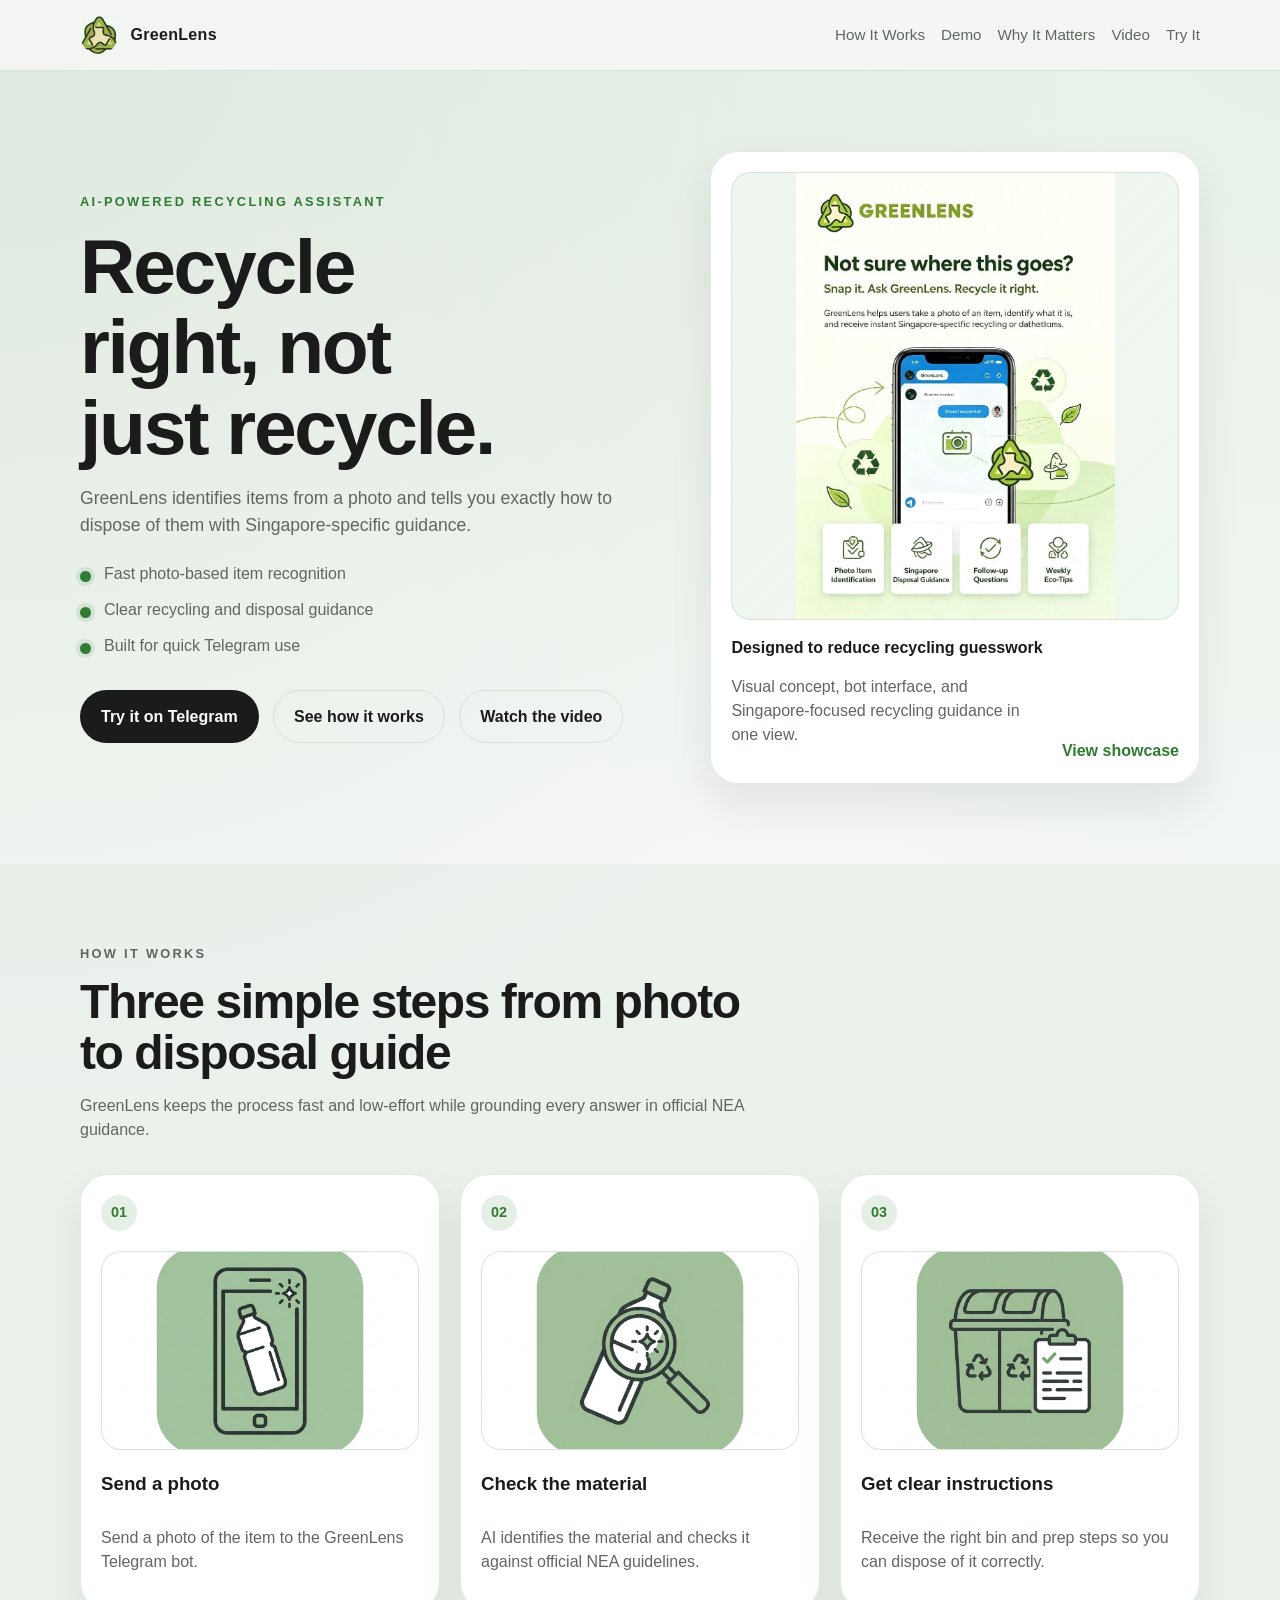
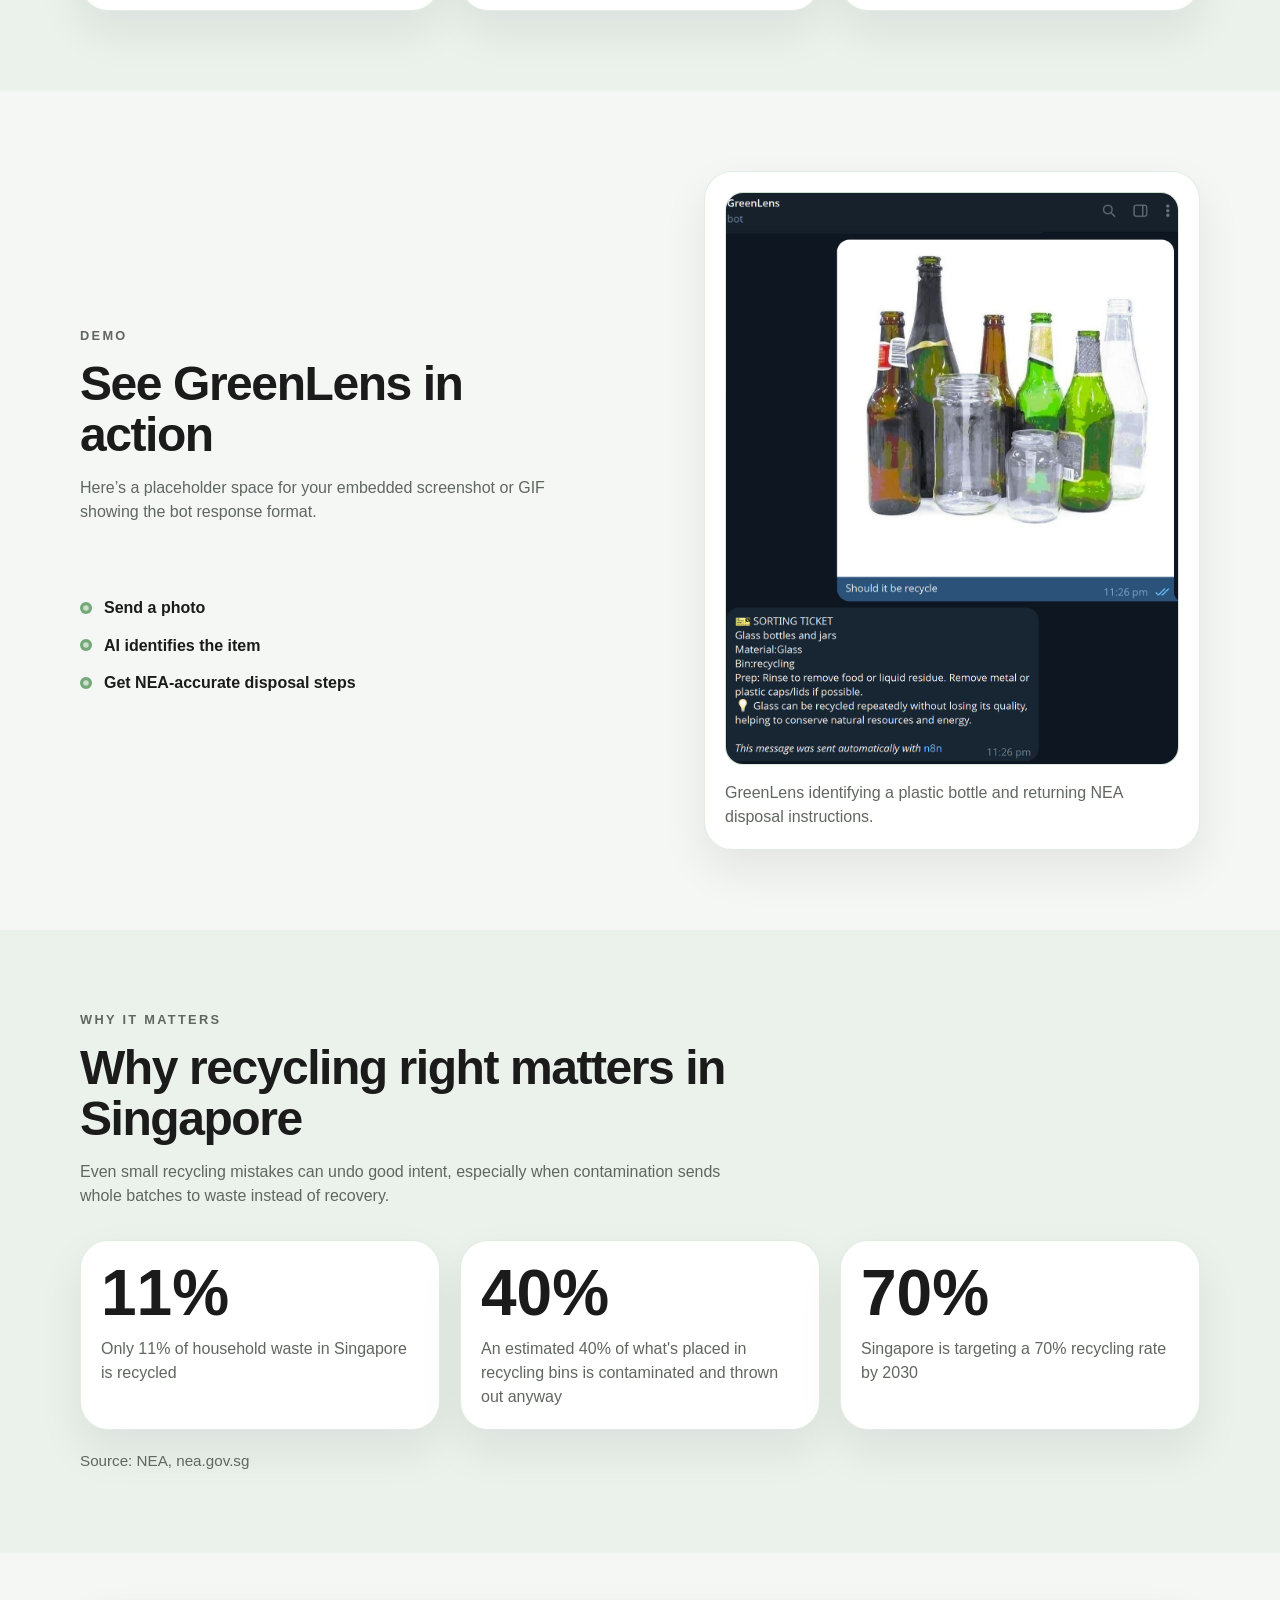
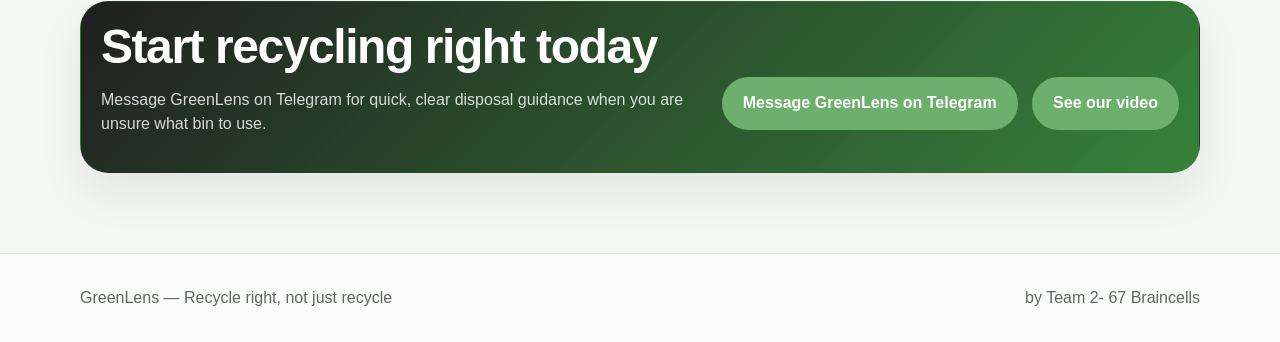
<file: index.html>
<!doctype html>
<html lang="en">
<head>
  <meta charset="utf-8">
  <meta name="viewport" content="width=device-width, initial-scale=1">
  <title>GreenLens</title>
  <link rel="stylesheet" href="style.css">
  <script defer src="app.js"></script>
</head>
<body>
  <header class="site-header">
    <div class="container header-bar">
      <a class="brand" href="#hero" aria-label="GreenLens home">
        <img class="brand-mark" src="assets/logo.png" alt="GreenLens logo">
        <span class="brand-text">GreenLens</span>
      </a>

      <button class="nav-toggle" type="button" aria-expanded="false" aria-controls="primary-navigation" aria-label="Open navigation menu">
        <span class="nav-toggle-line" aria-hidden="true"></span>
        <span class="nav-toggle-line" aria-hidden="true"></span>
        <span class="nav-toggle-line" aria-hidden="true"></span>
      </button>

      <nav class="site-nav" id="primary-navigation" aria-label="Primary">
        <a href="#how-it-works">How It Works</a>
        <a href="#demo">Demo</a>
        <a href="#why-it-matters">Why It Matters</a>
        <a href="video.html">Video</a>
        <a href="#cta">Try It</a>
      </nav>
    </div>
  </header>

  <main>
    <section class="hero section" id="hero">
      <div class="container hero-grid">
        <div class="hero-copy">
          <p class="eyebrow">AI-powered recycling assistant</p>
          <h1>Recycle right, not just recycle.</h1>
          <p class="lead">GreenLens identifies items from a photo and tells you exactly how to dispose of them with Singapore-specific guidance.</p>

          <ul class="hero-points" aria-label="GreenLens benefits">
            <li>Fast photo-based item recognition</li>
            <li>Clear recycling and disposal guidance</li>
            <li>Built for quick Telegram use</li>
          </ul>

          <div class="hero-actions">
            <a class="button button-primary" href="#cta">Try it on Telegram</a>
            <a class="button button-secondary" href="#how-it-works">See how it works</a>
            <a class="button button-secondary" href="video.html">Watch the video</a>
          </div>
        </div>

        <div class="hero-panel placeholder-panel">
          <img class="poster-image" src="assets/poster.png" alt="GreenLens poster showing the app concept and recycling features">
          <div class="hero-panel-footer">
            <div>
              <p class="panel-title">Designed to reduce recycling guesswork</p>
              <p class="placeholder-caption">Visual concept, bot interface, and Singapore-focused recycling guidance in one view.</p>
            </div>
            <a class="panel-link" href="video.html">View showcase</a>
          </div>
        </div>
      </div>
    </section>

    <section class="section section-alt" id="how-it-works">
      <div class="container">
        <div class="section-heading">
          <p class="eyebrow">How it works</p>
          <h2>Three simple steps from photo to disposal guide</h2>
          <p>GreenLens keeps the process fast and low-effort while grounding every answer in official NEA guidance.</p>
        </div>

        <div class="step-grid">
          <article class="card step-card">
            <span class="step-number">01</span>
            <img class="step-image" src="assets/step-01.png" alt="Photo of an item ready to be sent to GreenLens">
            <h3>Send a photo</h3>
            <p>Send a photo of the item to the GreenLens Telegram bot.</p>
          </article>

          <article class="card step-card">
            <span class="step-number">02</span>
            <img class="step-image" src="assets/step-02.png" alt="GreenLens checking the material of the item">
            <h3>Check the material</h3>
            <p>AI identifies the material and checks it against official NEA guidelines.</p>
          </article>

          <article class="card step-card">
            <span class="step-number">03</span>
            <img class="step-image" src="assets/step-03.png" alt="GreenLens showing the correct disposal instructions">
            <h3>Get clear instructions</h3>
            <p>Receive the right bin and prep steps so you can dispose of it correctly.</p>
          </article>
        </div>
      </div>
    </section>

    <section class="section" id="demo">
      <div class="container demo-grid">
        <div class="demo-copy">
          <div class="section-heading">
            <p class="eyebrow">Demo</p>
            <h2>See GreenLens in action</h2>
            <p>Here’s a placeholder space for your embedded screenshot or GIF showing the bot response format.</p>
          </div>

          <ul class="demo-bullets" aria-label="Demo highlights">
            <li>Send a photo</li>
            <li>AI identifies the item</li>
            <li>Get NEA-accurate disposal steps</li>
          </ul>
        </div>

        <div class="card demo-frame phone-mockup">
          <div class="phone-screen">
            <img class="demo-image" src="assets/demo-screenshot.png" alt="GreenLens Telegram bot identifying an item and returning disposal instructions">
          </div>
          <p class="caption">GreenLens identifying a plastic bottle and returning NEA disposal instructions.</p>
        </div>
      </div>
    </section>

    <section class="section section-alt" id="why-it-matters">
      <div class="container">
        <div class="section-heading">
          <p class="eyebrow">Why it matters</p>
          <h2>Why recycling right matters in Singapore</h2>
          <p>Even small recycling mistakes can undo good intent, especially when contamination sends whole batches to waste instead of recovery.</p>
        </div>

        <div class="stats-grid">
          <article class="card stat-card">
            <p class="stat-value">11%</p>
            <p class="stat-label">Only 11% of household waste in Singapore is recycled</p>
          </article>

          <article class="card stat-card">
            <p class="stat-value">40%</p>
            <p class="stat-label">An estimated 40% of what's placed in recycling bins is contaminated and thrown out anyway</p>
          </article>

          <article class="card stat-card">
            <p class="stat-value">70%</p>
            <p class="stat-label">Singapore is targeting a 70% recycling rate by 2030</p>
          </article>
        </div>

        <p class="source-line">Source: NEA, nea.gov.sg</p>
      </div>
    </section>

    <section class="section cta-section" id="cta">
      <div class="container cta-card card">
        <div>
          <h2>Start recycling right today</h2>
          <p>Message GreenLens on Telegram for quick, clear disposal guidance when you are unsure what bin to use.</p>
        </div>

        <div class="cta-actions">
          <a class="button button-primary" href="https://t.me/GreenLensBot" target="_blank" rel="noopener noreferrer">Message GreenLens on Telegram</a>
          <a class="button button-primary" href="video.html">See our video</a>
        </div>
      </div>
    </section>
  </main>

  <footer class="site-footer">
    <div class="container footer-bar">
      <p>GreenLens — Recycle right, not just recycle</p>
      <p>by Team 2- 67 Braincells</p>
    </div>
  </footer>
</body>
</html>
</file>
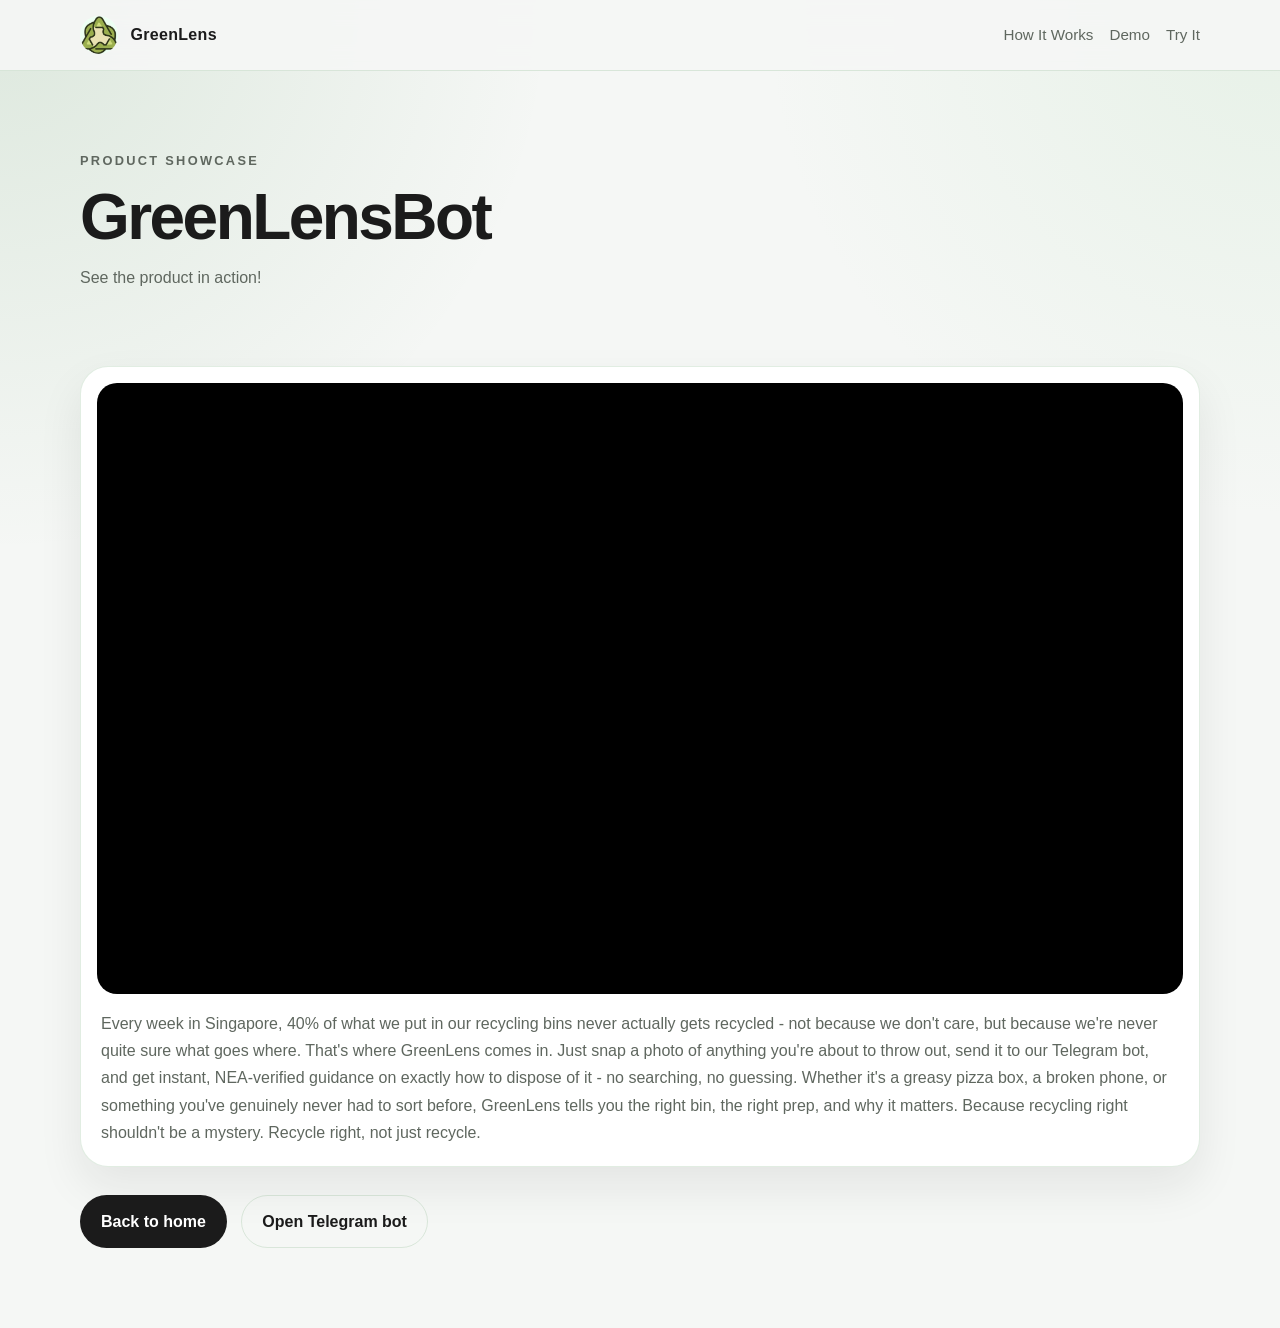
<file: video.html>
<!doctype html>
<html lang="en">
<head>
  <meta charset="utf-8">
  <meta name="viewport" content="width=device-width, initial-scale=1">
  <title>GreenLensBot</title>
  <link rel="stylesheet" href="style.css">
  <script defer src="app.js"></script>
</head>
<body>
  <header class="site-header">
    <div class="container header-bar">
      <a class="brand" href="index.html" aria-label="GreenLens home">
        <img class="brand-mark" src="assets/logo.png" alt="GreenLens logo">
        <span class="brand-text">GreenLens</span>
      </a>

      <nav class="site-nav" aria-label="Primary">
        <a href="index.html#how-it-works">How It Works</a>
        <a href="index.html#demo">Demo</a>
        <a href="index.html#cta">Try It</a>
      </nav>
    </div>
  </header>

  <main>
    <section class="section video-section">
      <div class="container video-layout">
        <div class="section-heading video-heading">
          <p class="eyebrow">Product showcase</p>
          <h1>GreenLensBot</h1>
          <p>See the product in action!</p>
        </div>

        <div class="card video-card">
          <iframe class="video-player" src="https://www.youtube-nocookie.com/embed/pZVDysHLbOU" title="GreenLensBot video" allow="accelerometer; autoplay; clipboard-write; encrypted-media; gyroscope; picture-in-picture; web-share" allowfullscreen></iframe>
          <div class="video-description">
            <p>Every week in Singapore, 40% of what we put in our recycling bins never actually gets recycled - not because we don't care, but because we're never quite sure what goes where. That's where GreenLens comes in. Just snap a photo of anything you're about to throw out, send it to our Telegram bot, and get instant, NEA-verified guidance on exactly how to dispose of it - no searching, no guessing. Whether it's a greasy pizza box, a broken phone, or something you've genuinely never had to sort before, GreenLens tells you the right bin, the right prep, and why it matters. Because recycling right shouldn't be a mystery. Recycle right, not just recycle.</p>
          </div>
        </div>

        <div class="video-actions">
          <a class="button button-primary" href="index.html">Back to home</a>
          <a class="button button-secondary" href="https://t.me/GreenLensBot" target="_blank" rel="noopener noreferrer">Open Telegram bot</a>
        </div>
      </div>
    </section>
  </main>
</body>
</html>
</file>
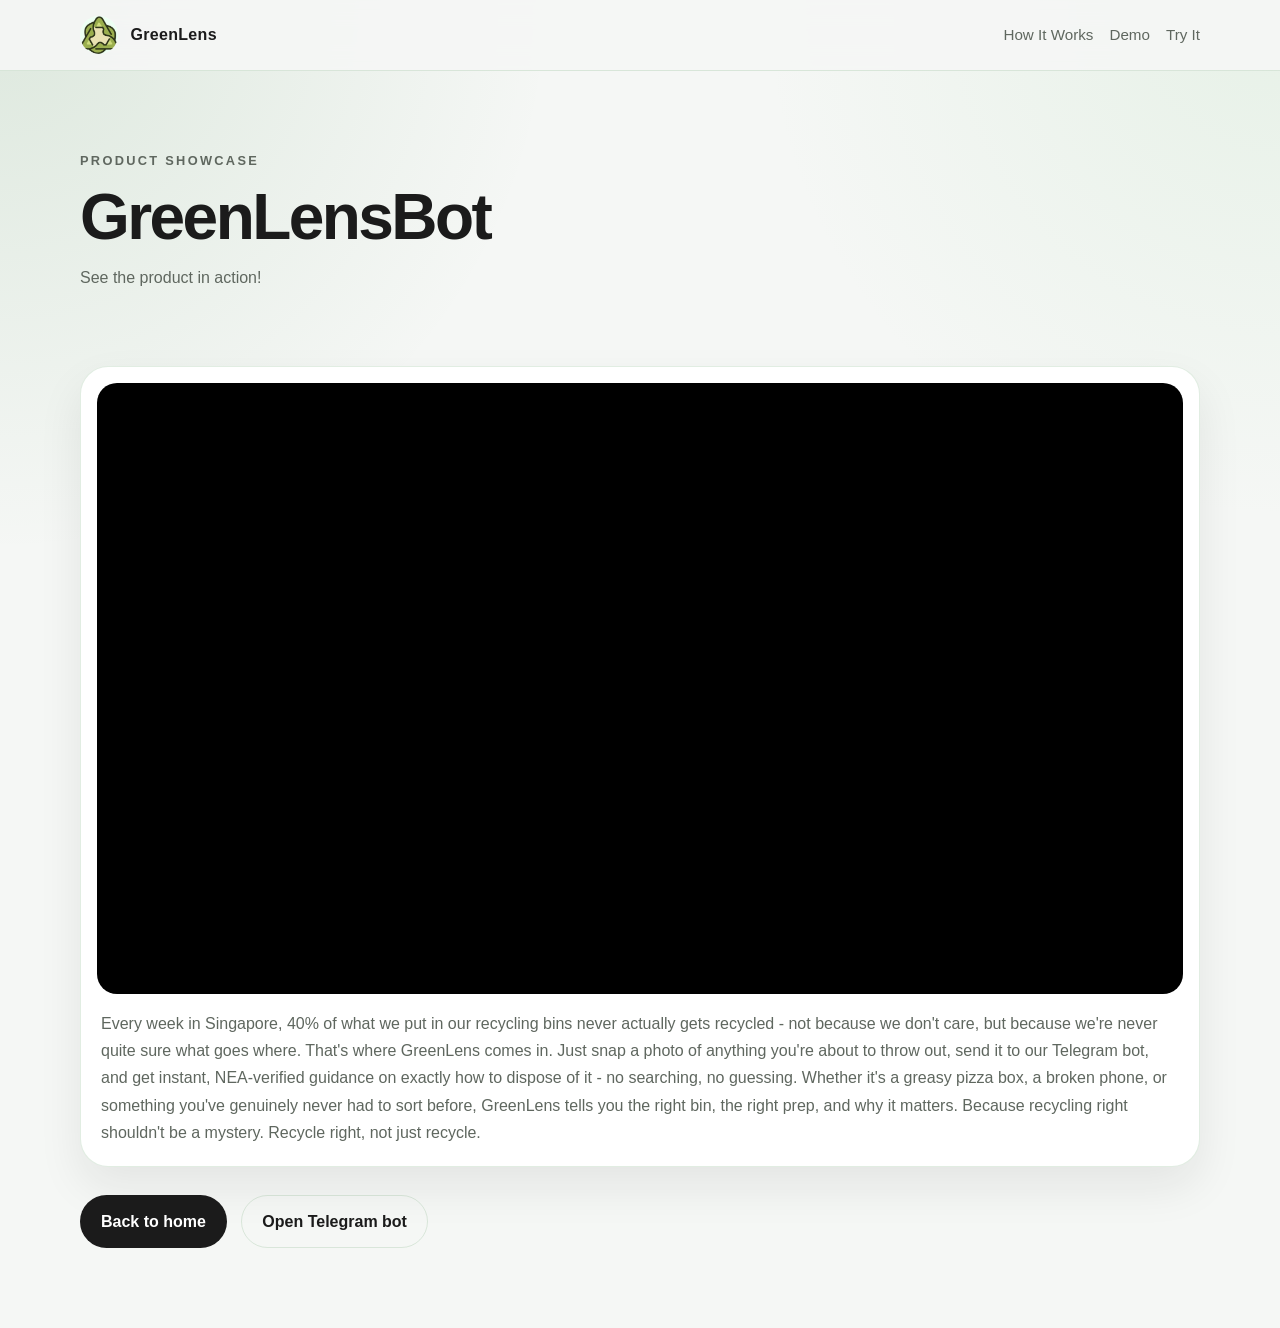
<file: Website/video.html>
<!doctype html>
<html lang="en">
<head>
  <meta charset="utf-8">
  <meta name="viewport" content="width=device-width, initial-scale=1">
  <title>GreenLensBot</title>
  <link rel="stylesheet" href="style.css">
  <script defer src="app.js"></script>
</head>
<body>
  <header class="site-header">
    <div class="container header-bar">
      <a class="brand" href="index.html" aria-label="GreenLens home">
        <img class="brand-mark" src="assets/logo.png" alt="GreenLens logo">
        <span class="brand-text">GreenLens</span>
      </a>

      <nav class="site-nav" aria-label="Primary">
        <a href="index.html#how-it-works">How It Works</a>
        <a href="index.html#demo">Demo</a>
        <a href="index.html#cta">Try It</a>
      </nav>
    </div>
  </header>

  <main>
    <section class="section video-section">
      <div class="container video-layout">
        <div class="section-heading video-heading">
          <p class="eyebrow">Product showcase</p>
          <h1>GreenLensBot</h1>
          <p>See the product in action!</p>
        </div>

        <div class="card video-card">
          <iframe class="video-player" src="https://www.youtube.com/embed/pZVDysHLbOU" title="GreenLensBot video" allow="accelerometer; autoplay; clipboard-write; encrypted-media; gyroscope; picture-in-picture; web-share" allowfullscreen></iframe>
          <div class="video-description">
            <p>Every week in Singapore, 40% of what we put in our recycling bins never actually gets recycled - not because we don't care, but because we're never quite sure what goes where. That's where GreenLens comes in. Just snap a photo of anything you're about to throw out, send it to our Telegram bot, and get instant, NEA-verified guidance on exactly how to dispose of it - no searching, no guessing. Whether it's a greasy pizza box, a broken phone, or something you've genuinely never had to sort before, GreenLens tells you the right bin, the right prep, and why it matters. Because recycling right shouldn't be a mystery. Recycle right, not just recycle.</p>
          </div>
        </div>

        <div class="video-actions">
          <a class="button button-primary" href="index.html">Back to home</a>
          <a class="button button-secondary" href="https://t.me/GreenLensBot" target="_blank" rel="noopener noreferrer">Open Telegram bot</a>
        </div>
      </div>
    </section>
  </main>
</body>
</html>
</file>
<file: style.css>
:root {
  --bg: #f5f7f5;
  --bg-alt: #e8f0e8;
  --surface: #ffffff;
  --surface-muted: #eef4ee;
  --text: #1b1b1b;
  --text-muted: #5f675f;
  --border: rgba(46, 125, 50, 0.14);
  --brand-dark: #1b1b1b;
  --brand: #2e7d32;
  --brand-soft: #a5d6a7;
  --accent: #6daf6c;
  --shadow: 0 20px 45px rgba(27, 27, 27, 0.08);
  --radius-lg: 28px;
  --radius-md: 20px;
  --radius-sm: 14px;
  --container: 1120px;
}

* {
  box-sizing: border-box;
}

html {
  scroll-behavior: smooth;
}

body {
  margin: 0;
  font-family: Arial, Helvetica, sans-serif;
  background:
    radial-gradient(circle at top left, rgba(46, 125, 50, 0.12), transparent 30%),
    radial-gradient(circle at top right, rgba(165, 214, 167, 0.18), transparent 28%),
    var(--bg);
  color: var(--text);
  line-height: 1.5;
}

a {
  color: inherit;
  text-decoration: none;
}

img {
  max-width: 100%;
  display: block;
}

.container {
  width: min(calc(100% - 2rem), var(--container));
  margin: 0 auto;
}

.section {
  padding: 5rem 0;
}

.section-alt {
  background: rgba(221, 233, 222, 0.4);
}

.site-header {
  position: sticky;
  top: 0;
  z-index: 10;
  backdrop-filter: blur(12px);
  background: rgba(245, 247, 245, 0.9);
  border-bottom: 1px solid var(--border);
}

.site-header.is-scrolled {
  background: rgba(245, 247, 245, 0.98);
  box-shadow: 0 14px 30px rgba(27, 27, 27, 0.08);
}

.header-bar,
.footer-bar {
  display: flex;
  align-items: center;
  justify-content: space-between;
  gap: 1rem;
  padding: 1rem 0;
}

.brand {
  display: inline-flex;
  align-items: center;
  gap: 0.75rem;
  font-weight: 700;
  letter-spacing: 0.02em;
}

.brand-mark {
  width: 2.4rem;
  height: 2.4rem;
  border-radius: 50%;
  object-fit: cover;
  background: linear-gradient(135deg, var(--brand), var(--brand-soft));
  box-shadow: inset 0 0 0 0.35rem rgba(255, 255, 255, 0.25);
}

.site-nav {
  display: flex;
  flex-wrap: wrap;
  justify-content: flex-end;
  gap: 1rem;
  color: var(--text-muted);
  font-size: 0.95rem;
}

.site-nav a.active {
  color: var(--brand-dark);
  font-weight: 700;
}

.nav-toggle {
  display: none;
  align-items: center;
  justify-content: center;
  position: relative;
  width: 3rem;
  height: 3rem;
  padding: 0;
  border: 1px solid var(--border);
  border-radius: 999px;
  background: rgba(255, 255, 255, 0.7);
  color: var(--text);
  box-shadow: 0 10px 22px rgba(27, 27, 27, 0.06);
}

.nav-toggle-line {
  position: absolute;
  width: 1rem;
  height: 2px;
  border-radius: 999px;
  background: currentColor;
}

.nav-toggle-line:nth-child(1) {
  transform: translateY(-0.35rem);
}

.nav-toggle-line:nth-child(2) {
  transform: translateY(0);
}

.nav-toggle-line:nth-child(3) {
  transform: translateY(0.35rem);
}

.hero-grid,
.demo-grid,
.cta-card {
  display: grid;
  gap: 2rem;
}

.hero-grid {
  grid-template-columns: 1.1fr 0.9fr;
  align-items: center;
}

.hero-copy h1,
.section-heading h2,
.cta-card h2 {
  margin: 0;
  line-height: 1.05;
  letter-spacing: -0.03em;
}

.hero-copy h1 {
  font-size: clamp(2.75rem, 6vw, 5.5rem);
  max-width: 10ch;
}

.lead,
.section-heading p,
.step-card p,
.caption,
.cta-card p,
.stat-label,
.footer-bar p {
  color: var(--text-muted);
}

.lead {
  font-size: 1.1rem;
  max-width: 60ch;
}

.hero-points {
  list-style: none;
  margin: 1.5rem 0 0;
  padding: 0;
  display: grid;
  gap: 0.75rem;
}

.hero-points li {
  position: relative;
  padding-left: 1.5rem;
  color: var(--text-muted);
}

.hero-points li::before {
  content: "";
  position: absolute;
  left: 0;
  top: 0.55rem;
  width: 0.7rem;
  height: 0.7rem;
  border-radius: 50%;
  background: var(--brand);
  box-shadow: 0 0 0 0.25rem rgba(46, 125, 50, 0.12);
}

.eyebrow {
  margin: 0 0 0.9rem;
  text-transform: uppercase;
  letter-spacing: 0.18em;
  font-size: 0.8rem;
  color: var(--brand);
  font-weight: 700;
}

.hero-actions,
.cta-actions {
  display: flex;
  flex-wrap: wrap;
  gap: 0.9rem;
  margin-top: 2rem;
}

.button {
  display: inline-flex;
  align-items: center;
  justify-content: center;
  min-height: 3.25rem;
  padding: 0.85rem 1.25rem;
  border-radius: 999px;
  font-weight: 700;
  border: 1px solid transparent;
}

.button-primary {
  background: var(--brand-dark);
  color: #fff;
}

.button-secondary {
  background: transparent;
  border-color: var(--border);
  color: var(--text);
}

.card,
.placeholder-panel {
  background: var(--surface);
  border: 1px solid var(--border);
  border-radius: var(--radius-lg);
  box-shadow: var(--shadow);
}

.placeholder-panel,
.demo-frame,
.cta-card {
  padding: 1.25rem;
}

.hero-panel {
  display: grid;
  gap: 1rem;
}

.placeholder-visual {
  width: 100%;
  border-radius: var(--radius-md);
  background: linear-gradient(135deg, rgba(46, 125, 50, 0.12), rgba(165, 214, 167, 0.28));
  border: 1px dashed rgba(46, 125, 50, 0.18);
}

.placeholder-visual-large {
  min-height: 28rem;
}

.poster-image {
  width: 100%;
  height: 28rem;
  object-fit: contain;
  border-radius: var(--radius-md);
  background: linear-gradient(135deg, rgba(46, 125, 50, 0.08), rgba(165, 214, 167, 0.18));
  border: 1px solid rgba(46, 125, 50, 0.12);
}

.placeholder-visual-step {
  min-height: 10rem;
}

.step-image {
  width: 100%;
  aspect-ratio: 16 / 10;
  object-fit: cover;
  border-radius: var(--radius-md);
  border: 1px solid rgba(46, 125, 50, 0.12);
  background: linear-gradient(135deg, rgba(46, 125, 50, 0.08), rgba(165, 214, 167, 0.18));
}

.placeholder-visual-demo {
  min-height: 24rem;
}

.video-section {
  min-height: calc(100vh - 8rem);
  display: flex;
  align-items: center;
}

.video-layout {
  display: grid;
  gap: 1.75rem;
}

.video-heading h1 {
  margin: 0;
  font-size: clamp(2.3rem, 5vw, 4.25rem);
  line-height: 1.02;
  letter-spacing: -0.04em;
}

.video-highlights {
  display: grid;
  grid-template-columns: repeat(3, minmax(0, 1fr));
  gap: 1rem;
}

.highlight-card {
  padding: 1rem 1.1rem;
  background: rgba(255, 255, 255, 0.72);
  border: 1px solid var(--border);
  border-radius: var(--radius-md);
  box-shadow: var(--shadow);
}

.highlight-label {
  margin: 0 0 0.35rem;
  text-transform: uppercase;
  letter-spacing: 0.14em;
  font-size: 0.72rem;
  color: var(--text-muted);
}

.highlight-value {
  margin: 0;
  font-weight: 700;
  color: var(--brand-dark);
}

.video-card {
  padding: 1rem;
}

.video-description {
  margin-top: 1rem;
  padding: 0 0.25rem 0.25rem;
}

.video-description p {
  margin: 0;
  color: var(--text-muted);
  line-height: 1.7;
}

.video-player {
  width: 100%;
  display: block;
  aspect-ratio: 16 / 9;
  border: 0;
  border-radius: calc(var(--radius-lg) - 8px);
  background: #000;
}

.video-actions {
  display: flex;
  flex-wrap: wrap;
  gap: 0.9rem;
}

.video-card .caption {
  margin-top: 0.85rem;
}

.placeholder-caption {
  margin-top: 0.9rem;
  color: var(--text-muted);
}

.hero-panel-footer {
  display: flex;
  align-items: end;
  justify-content: space-between;
  gap: 1rem;
}

.panel-title {
  margin: 0 0 0.35rem;
  font-weight: 700;
  color: var(--brand-dark);
}

.panel-link {
  white-space: nowrap;
  color: var(--brand);
  font-weight: 700;
}

.panel-link:hover {
  text-decoration: underline;
}

.section-heading {
  max-width: 42rem;
  margin-bottom: 2rem;
}

.section-heading h2,
.cta-card h2 {
  font-size: clamp(1.9rem, 4vw, 3rem);
}

.step-grid,
.stats-grid {
  display: grid;
  gap: 1.25rem;
}

.step-grid {
  grid-template-columns: repeat(3, minmax(0, 1fr));
}

.step-card,
.stat-card {
  padding: 1.25rem;
}

.step-card {
  display: grid;
  align-content: start;
  gap: 0.25rem;
}

.step-number {
  display: inline-flex;
  align-items: center;
  justify-content: center;
  width: 2.25rem;
  height: 2.25rem;
  border-radius: 50%;
  background: rgba(46, 125, 50, 0.12);
  color: var(--brand);
  font-size: 0.9rem;
  font-weight: 700;
  margin-bottom: 1rem;
}

.step-card h3 {
  margin: 1rem 0 0.5rem;
}

.demo-grid {
  grid-template-columns: minmax(0, 0.9fr) minmax(0, 1.1fr);
  align-items: center;
  gap: 2.5rem;
}

.demo-copy {
  display: grid;
  gap: 1.5rem;
}

.demo-bullets {
  list-style: none;
  margin: 0;
  padding: 0;
  display: grid;
  gap: 0.85rem;
}

.demo-bullets li {
  display: flex;
  align-items: flex-start;
  gap: 0.75rem;
  color: var(--text);
  font-weight: 600;
}

.demo-bullets li::before {
  content: "";
  width: 0.75rem;
  height: 0.75rem;
  margin-top: 0.35rem;
  flex: 0 0 0.75rem;
  border-radius: 50%;
  background: rgba(46, 125, 50, 0.2);
  box-shadow: inset 0 0 0 0.2rem rgba(46, 125, 50, 0.55);
}

.phone-mockup {
  max-width: 31rem;
  justify-self: end;
}

.phone-screen {
  overflow: hidden;
  border-radius: calc(var(--radius-lg) - 10px);
  border: 1px solid rgba(46, 125, 50, 0.16);
  background: linear-gradient(180deg, rgba(255, 255, 255, 0.92), rgba(238, 244, 238, 0.96));
  box-shadow: inset 0 0 0 0.5rem rgba(27, 27, 27, 0.04);
}

.demo-image {
  width: 100%;
  height: auto;
  object-fit: contain;
}

.phone-mockup .caption {
  margin-bottom: 0;
}

.stats-grid {
  grid-template-columns: repeat(3, minmax(0, 1fr));
}

.stat-value {
  margin: 0;
  font-size: clamp(2.2rem, 5vw, 4rem);
  line-height: 1;
  color: var(--brand-dark);
  font-weight: 800;
}

.stat-label {
  margin: 0.75rem 0 0;
}

.source-line {
  margin: 1.25rem 0 0;
  font-size: 0.95rem;
  color: var(--text-muted);
}

.cta-section {
  padding-top: 3rem;
}

.cta-card {
  grid-template-columns: 1fr auto;
  align-items: center;
  background: linear-gradient(135deg, rgba(27, 27, 27, 0.98), rgba(46, 125, 50, 0.96));
  color: #fff;
}

.cta-card .eyebrow,
.cta-card p {
  color: rgba(255, 255, 255, 0.82);
}

.cta-card .button-primary {
  background: var(--accent);
  color: #fff;
}

.site-footer {
  border-top: 1px solid var(--border);
  background: rgba(255, 255, 255, 0.42);
}

.footer-bar {
  flex-wrap: wrap;
}

@media (max-width: 960px) {
  .hero-grid,
  .step-grid,
  .stats-grid,
  .cta-card,
  .video-highlights {
    grid-template-columns: 1fr;
  }

  .demo-grid {
    grid-template-columns: 1fr;
  }

  .phone-mockup {
    justify-self: stretch;
    max-width: none;
  }

  .hero-copy h1 {
    max-width: none;
  }

  .site-nav {
    justify-content: flex-start;
  }

  .hero-panel-footer {
    flex-direction: column;
    align-items: flex-start;
  }
}

@media (max-width: 640px) {
  .section {
    padding: 4rem 0;
  }

  .header-bar,
  .footer-bar {
    flex-direction: row;
    align-items: center;
  }

  .header-bar {
    position: relative;
  }

  .nav-toggle {
    display: inline-flex;
  }

  .site-nav {
    display: none;
    position: absolute;
    top: calc(100% + 0.75rem);
    left: 0;
    right: 0;
    flex-direction: column;
    align-items: flex-start;
    gap: 0.75rem;
    padding: 1rem;
    border: 1px solid var(--border);
    border-radius: var(--radius-md);
    background: rgba(255, 255, 255, 0.98);
    box-shadow: var(--shadow);
  }

  .site-nav.is-open {
    display: flex;
  }

  .hero-actions,
  .cta-actions {
    flex-direction: column;
    align-items: stretch;
  }

  .button {
    width: 100%;
  }

  .placeholder-panel,
  .demo-frame,
  .cta-card,
  .step-card,
  .stat-card {
    border-radius: var(--radius-md);
  }

  .phone-screen {
    border-radius: calc(var(--radius-md) - 6px);
  }

  .video-section {
    min-height: auto;
    display: block;
  }
}
</file>
<file: Website/style.css>
:root {
  --bg: #f5f7f5;
  --bg-alt: #e8f0e8;
  --surface: #ffffff;
  --surface-muted: #eef4ee;
  --text: #1b1b1b;
  --text-muted: #5f675f;
  --border: rgba(46, 125, 50, 0.14);
  --brand-dark: #1b1b1b;
  --brand: #2e7d32;
  --brand-soft: #a5d6a7;
  --accent: #6daf6c;
  --shadow: 0 20px 45px rgba(27, 27, 27, 0.08);
  --radius-lg: 28px;
  --radius-md: 20px;
  --radius-sm: 14px;
  --container: 1120px;
}

* {
  box-sizing: border-box;
}

html {
  scroll-behavior: smooth;
}

body {
  margin: 0;
  font-family: Arial, Helvetica, sans-serif;
  background:
    radial-gradient(circle at top left, rgba(46, 125, 50, 0.12), transparent 30%),
    radial-gradient(circle at top right, rgba(165, 214, 167, 0.18), transparent 28%),
    var(--bg);
  color: var(--text);
  line-height: 1.5;
}

a {
  color: inherit;
  text-decoration: none;
}

img {
  max-width: 100%;
  display: block;
}

.container {
  width: min(calc(100% - 2rem), var(--container));
  margin: 0 auto;
}

.section {
  padding: 5rem 0;
}

.section-alt {
  background: rgba(221, 233, 222, 0.4);
}

.site-header {
  position: sticky;
  top: 0;
  z-index: 10;
  backdrop-filter: blur(12px);
  background: rgba(245, 247, 245, 0.9);
  border-bottom: 1px solid var(--border);
}

.site-header.is-scrolled {
  background: rgba(245, 247, 245, 0.98);
  box-shadow: 0 14px 30px rgba(27, 27, 27, 0.08);
}

.header-bar,
.footer-bar {
  display: flex;
  align-items: center;
  justify-content: space-between;
  gap: 1rem;
  padding: 1rem 0;
}

.brand {
  display: inline-flex;
  align-items: center;
  gap: 0.75rem;
  font-weight: 700;
  letter-spacing: 0.02em;
}

.brand-mark {
  width: 2.4rem;
  height: 2.4rem;
  border-radius: 50%;
  object-fit: cover;
  background: linear-gradient(135deg, var(--brand), var(--brand-soft));
  box-shadow: inset 0 0 0 0.35rem rgba(255, 255, 255, 0.25);
}

.site-nav {
  display: flex;
  flex-wrap: wrap;
  justify-content: flex-end;
  gap: 1rem;
  color: var(--text-muted);
  font-size: 0.95rem;
}

.site-nav a.active {
  color: var(--brand-dark);
  font-weight: 700;
}

.nav-toggle {
  display: none;
  align-items: center;
  justify-content: center;
  position: relative;
  width: 3rem;
  height: 3rem;
  padding: 0;
  border: 1px solid var(--border);
  border-radius: 999px;
  background: rgba(255, 255, 255, 0.7);
  color: var(--text);
  box-shadow: 0 10px 22px rgba(27, 27, 27, 0.06);
}

.nav-toggle-line {
  position: absolute;
  width: 1rem;
  height: 2px;
  border-radius: 999px;
  background: currentColor;
}

.nav-toggle-line:nth-child(1) {
  transform: translateY(-0.35rem);
}

.nav-toggle-line:nth-child(2) {
  transform: translateY(0);
}

.nav-toggle-line:nth-child(3) {
  transform: translateY(0.35rem);
}

.hero-grid,
.demo-grid,
.cta-card {
  display: grid;
  gap: 2rem;
}

.hero-grid {
  grid-template-columns: 1.1fr 0.9fr;
  align-items: center;
}

.hero-copy h1,
.section-heading h2,
.cta-card h2 {
  margin: 0;
  line-height: 1.05;
  letter-spacing: -0.03em;
}

.hero-copy h1 {
  font-size: clamp(2.75rem, 6vw, 5.5rem);
  max-width: 10ch;
}

.lead,
.section-heading p,
.step-card p,
.caption,
.cta-card p,
.stat-label,
.footer-bar p {
  color: var(--text-muted);
}

.lead {
  font-size: 1.1rem;
  max-width: 60ch;
}

.hero-points {
  list-style: none;
  margin: 1.5rem 0 0;
  padding: 0;
  display: grid;
  gap: 0.75rem;
}

.hero-points li {
  position: relative;
  padding-left: 1.5rem;
  color: var(--text-muted);
}

.hero-points li::before {
  content: "";
  position: absolute;
  left: 0;
  top: 0.55rem;
  width: 0.7rem;
  height: 0.7rem;
  border-radius: 50%;
  background: var(--brand);
  box-shadow: 0 0 0 0.25rem rgba(46, 125, 50, 0.12);
}

.eyebrow {
  margin: 0 0 0.9rem;
  text-transform: uppercase;
  letter-spacing: 0.18em;
  font-size: 0.8rem;
  color: var(--brand);
  font-weight: 700;
}

.hero-actions,
.cta-actions {
  display: flex;
  flex-wrap: wrap;
  gap: 0.9rem;
  margin-top: 2rem;
}

.button {
  display: inline-flex;
  align-items: center;
  justify-content: center;
  min-height: 3.25rem;
  padding: 0.85rem 1.25rem;
  border-radius: 999px;
  font-weight: 700;
  border: 1px solid transparent;
}

.button-primary {
  background: var(--brand-dark);
  color: #fff;
}

.button-secondary {
  background: transparent;
  border-color: var(--border);
  color: var(--text);
}

.card,
.placeholder-panel {
  background: var(--surface);
  border: 1px solid var(--border);
  border-radius: var(--radius-lg);
  box-shadow: var(--shadow);
}

.placeholder-panel,
.demo-frame,
.cta-card {
  padding: 1.25rem;
}

.hero-panel {
  display: grid;
  gap: 1rem;
}

.placeholder-visual {
  width: 100%;
  border-radius: var(--radius-md);
  background: linear-gradient(135deg, rgba(46, 125, 50, 0.12), rgba(165, 214, 167, 0.28));
  border: 1px dashed rgba(46, 125, 50, 0.18);
}

.placeholder-visual-large {
  min-height: 28rem;
}

.poster-image {
  width: 100%;
  height: 28rem;
  object-fit: contain;
  border-radius: var(--radius-md);
  background: linear-gradient(135deg, rgba(46, 125, 50, 0.08), rgba(165, 214, 167, 0.18));
  border: 1px solid rgba(46, 125, 50, 0.12);
}

.placeholder-visual-step {
  min-height: 10rem;
}

.step-image {
  width: 100%;
  aspect-ratio: 16 / 10;
  object-fit: cover;
  border-radius: var(--radius-md);
  border: 1px solid rgba(46, 125, 50, 0.12);
  background: linear-gradient(135deg, rgba(46, 125, 50, 0.08), rgba(165, 214, 167, 0.18));
}

.placeholder-visual-demo {
  min-height: 24rem;
}

.video-section {
  min-height: calc(100vh - 8rem);
  display: flex;
  align-items: center;
}

.video-layout {
  display: grid;
  gap: 1.75rem;
}

.video-heading h1 {
  margin: 0;
  font-size: clamp(2.3rem, 5vw, 4.25rem);
  line-height: 1.02;
  letter-spacing: -0.04em;
}

.video-highlights {
  display: grid;
  grid-template-columns: repeat(3, minmax(0, 1fr));
  gap: 1rem;
}

.highlight-card {
  padding: 1rem 1.1rem;
  background: rgba(255, 255, 255, 0.72);
  border: 1px solid var(--border);
  border-radius: var(--radius-md);
  box-shadow: var(--shadow);
}

.highlight-label {
  margin: 0 0 0.35rem;
  text-transform: uppercase;
  letter-spacing: 0.14em;
  font-size: 0.72rem;
  color: var(--text-muted);
}

.highlight-value {
  margin: 0;
  font-weight: 700;
  color: var(--brand-dark);
}

.video-card {
  padding: 1rem;
}

.video-description {
  margin-top: 1rem;
  padding: 0 0.25rem 0.25rem;
}

.video-description p {
  margin: 0;
  color: var(--text-muted);
  line-height: 1.7;
}

.video-player {
  width: 100%;
  display: block;
  aspect-ratio: 16 / 9;
  border: 0;
  border-radius: calc(var(--radius-lg) - 8px);
  background: #000;
}

.video-actions {
  display: flex;
  flex-wrap: wrap;
  gap: 0.9rem;
}

.video-card .caption {
  margin-top: 0.85rem;
}

.placeholder-caption {
  margin-top: 0.9rem;
  color: var(--text-muted);
}

.hero-panel-footer {
  display: flex;
  align-items: end;
  justify-content: space-between;
  gap: 1rem;
}

.panel-title {
  margin: 0 0 0.35rem;
  font-weight: 700;
  color: var(--brand-dark);
}

.panel-link {
  white-space: nowrap;
  color: var(--brand);
  font-weight: 700;
}

.panel-link:hover {
  text-decoration: underline;
}

.section-heading {
  max-width: 42rem;
  margin-bottom: 2rem;
}

.section-heading h2,
.cta-card h2 {
  font-size: clamp(1.9rem, 4vw, 3rem);
}

.step-grid,
.stats-grid {
  display: grid;
  gap: 1.25rem;
}

.step-grid {
  grid-template-columns: repeat(3, minmax(0, 1fr));
}

.step-card,
.stat-card {
  padding: 1.25rem;
}

.step-card {
  display: grid;
  align-content: start;
  gap: 0.25rem;
}

.step-number {
  display: inline-flex;
  align-items: center;
  justify-content: center;
  width: 2.25rem;
  height: 2.25rem;
  border-radius: 50%;
  background: rgba(46, 125, 50, 0.12);
  color: var(--brand);
  font-size: 0.9rem;
  font-weight: 700;
  margin-bottom: 1rem;
}

.step-card h3 {
  margin: 1rem 0 0.5rem;
}

.demo-grid {
  grid-template-columns: minmax(0, 0.9fr) minmax(0, 1.1fr);
  align-items: center;
  gap: 2.5rem;
}

.demo-copy {
  display: grid;
  gap: 1.5rem;
}

.demo-bullets {
  list-style: none;
  margin: 0;
  padding: 0;
  display: grid;
  gap: 0.85rem;
}

.demo-bullets li {
  display: flex;
  align-items: flex-start;
  gap: 0.75rem;
  color: var(--text);
  font-weight: 600;
}

.demo-bullets li::before {
  content: "";
  width: 0.75rem;
  height: 0.75rem;
  margin-top: 0.35rem;
  flex: 0 0 0.75rem;
  border-radius: 50%;
  background: rgba(46, 125, 50, 0.2);
  box-shadow: inset 0 0 0 0.2rem rgba(46, 125, 50, 0.55);
}

.phone-mockup {
  max-width: 31rem;
  justify-self: end;
}

.phone-screen {
  overflow: hidden;
  border-radius: calc(var(--radius-lg) - 10px);
  border: 1px solid rgba(46, 125, 50, 0.16);
  background: linear-gradient(180deg, rgba(255, 255, 255, 0.92), rgba(238, 244, 238, 0.96));
  box-shadow: inset 0 0 0 0.5rem rgba(27, 27, 27, 0.04);
}

.demo-image {
  width: 100%;
  height: auto;
  object-fit: contain;
}

.phone-mockup .caption {
  margin-bottom: 0;
}

.stats-grid {
  grid-template-columns: repeat(3, minmax(0, 1fr));
}

.stat-value {
  margin: 0;
  font-size: clamp(2.2rem, 5vw, 4rem);
  line-height: 1;
  color: var(--brand-dark);
  font-weight: 800;
}

.stat-label {
  margin: 0.75rem 0 0;
}

.source-line {
  margin: 1.25rem 0 0;
  font-size: 0.95rem;
  color: var(--text-muted);
}

.cta-section {
  padding-top: 3rem;
}

.cta-card {
  grid-template-columns: 1fr auto;
  align-items: center;
  background: linear-gradient(135deg, rgba(27, 27, 27, 0.98), rgba(46, 125, 50, 0.96));
  color: #fff;
}

.cta-card .eyebrow,
.cta-card p {
  color: rgba(255, 255, 255, 0.82);
}

.cta-card .button-primary {
  background: var(--accent);
  color: #fff;
}

.site-footer {
  border-top: 1px solid var(--border);
  background: rgba(255, 255, 255, 0.42);
}

.footer-bar {
  flex-wrap: wrap;
}

@media (max-width: 960px) {
  .hero-grid,
  .step-grid,
  .stats-grid,
  .cta-card,
  .video-highlights {
    grid-template-columns: 1fr;
  }

  .demo-grid {
    grid-template-columns: 1fr;
  }

  .phone-mockup {
    justify-self: stretch;
    max-width: none;
  }

  .hero-copy h1 {
    max-width: none;
  }

  .site-nav {
    justify-content: flex-start;
  }

  .hero-panel-footer {
    flex-direction: column;
    align-items: flex-start;
  }
}

@media (max-width: 640px) {
  .section {
    padding: 4rem 0;
  }

  .header-bar,
  .footer-bar {
    flex-direction: row;
    align-items: center;
  }

  .header-bar {
    position: relative;
  }

  .nav-toggle {
    display: inline-flex;
  }

  .site-nav {
    display: none;
    position: absolute;
    top: calc(100% + 0.75rem);
    left: 0;
    right: 0;
    flex-direction: column;
    align-items: flex-start;
    gap: 0.75rem;
    padding: 1rem;
    border: 1px solid var(--border);
    border-radius: var(--radius-md);
    background: rgba(255, 255, 255, 0.98);
    box-shadow: var(--shadow);
  }

  .site-nav.is-open {
    display: flex;
  }

  .hero-actions,
  .cta-actions {
    flex-direction: column;
    align-items: stretch;
  }

  .button {
    width: 100%;
  }

  .placeholder-panel,
  .demo-frame,
  .cta-card,
  .step-card,
  .stat-card {
    border-radius: var(--radius-md);
  }

  .phone-screen {
    border-radius: calc(var(--radius-md) - 6px);
  }

  .video-section {
    min-height: auto;
    display: block;
  }
}
</file>
